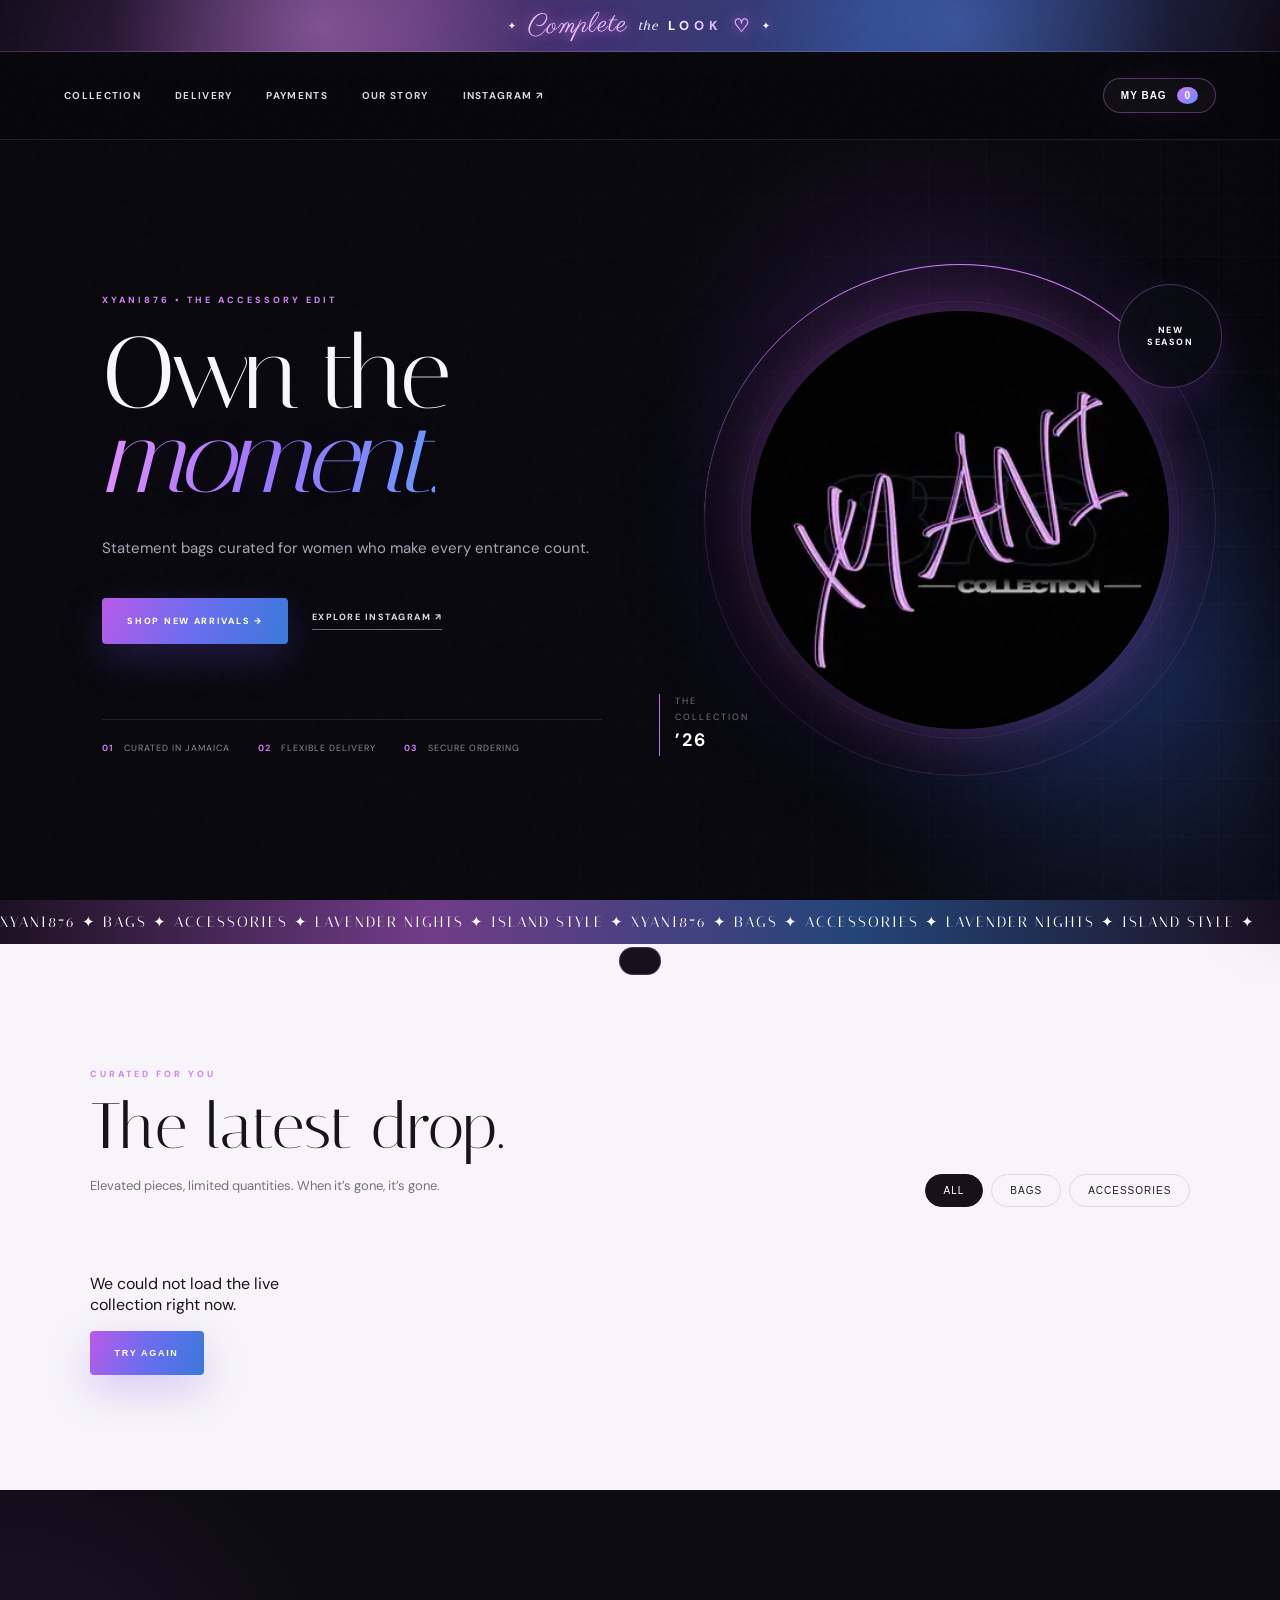
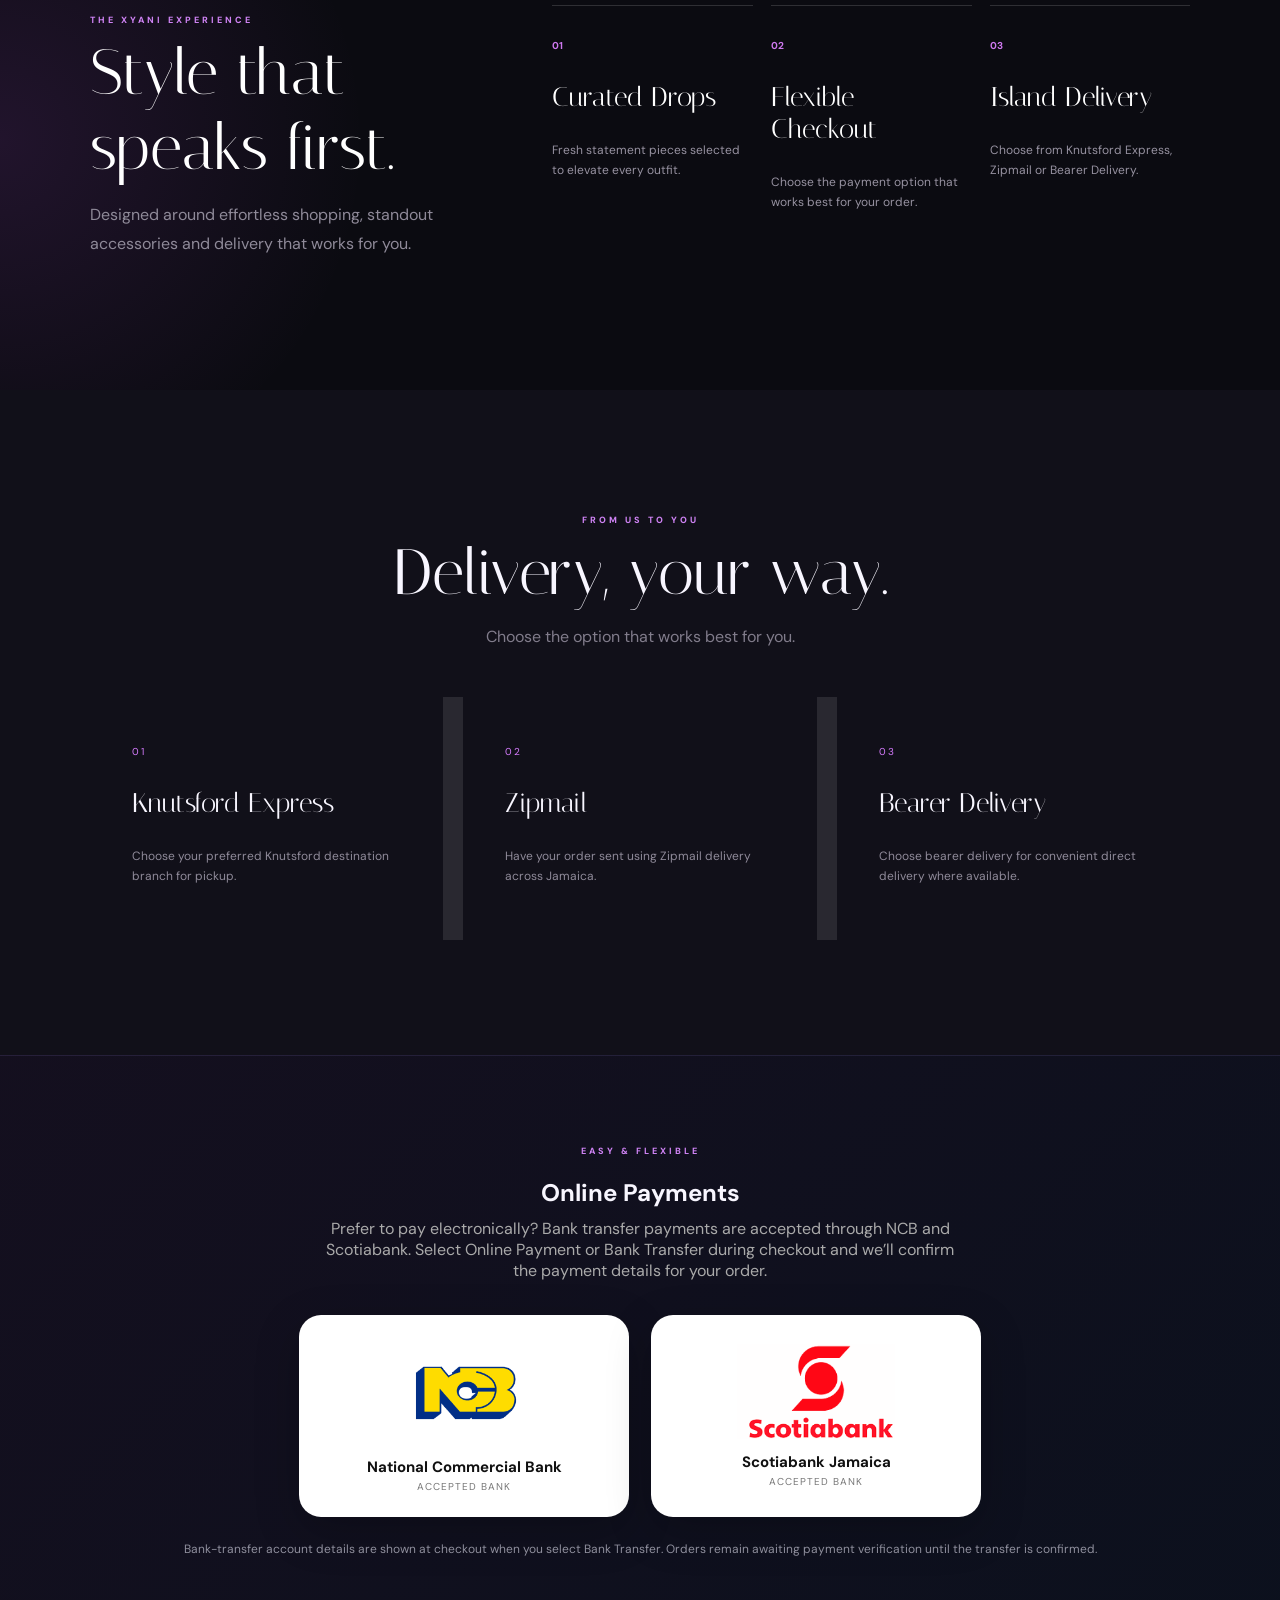
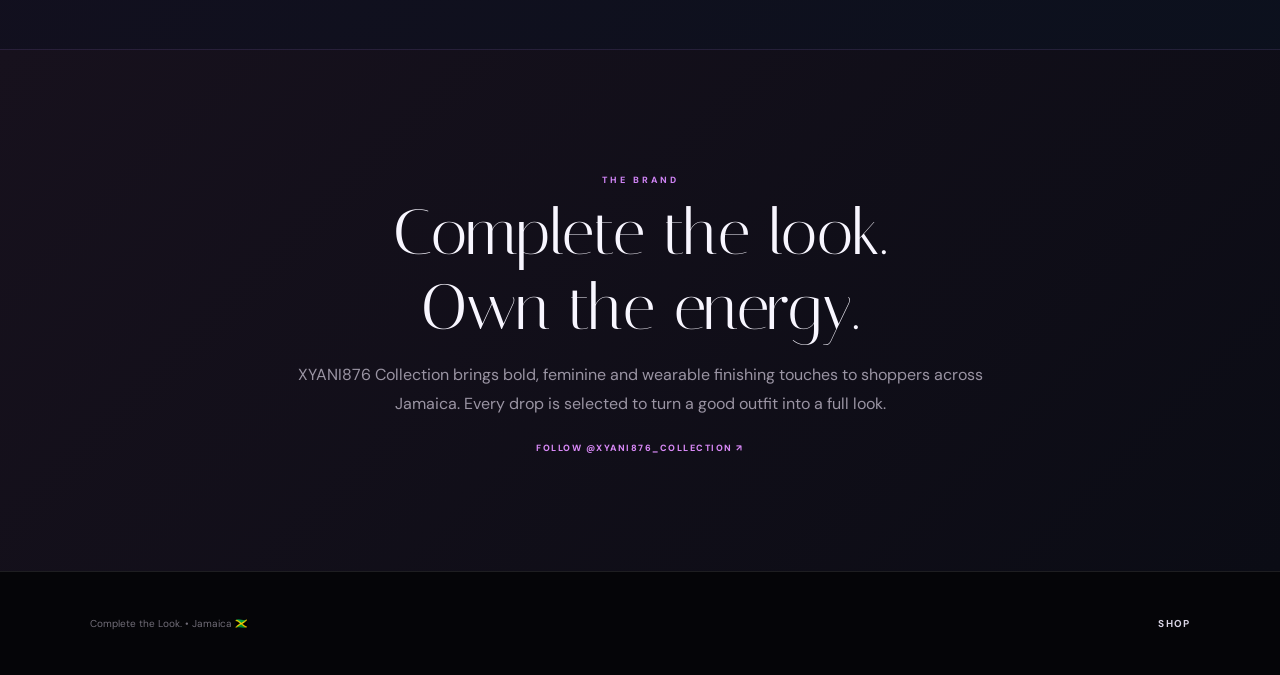
<file: index.html>
<!doctype html><html lang="en"><head><meta charset="utf-8"><meta name="viewport" content="width=device-width,initial-scale=1"><meta name="theme-color" content="#08080d"><meta http-equiv="Cache-Control" content="no-cache, no-store, must-revalidate"><title>XYANI876 Collection | Complete the Look</title><meta name="description" content="Shop XYANI876 Collection in Jamaica. Statement bags with flexible delivery and payment options."><link rel="stylesheet" href="styles.css?v=20261026-bankpicker2"><link href="https://fonts.googleapis.com/css2?family=Parisienne&display=swap" rel="stylesheet"><style>.slogan-bar{min-height:52px;padding:6px 18px;display:flex;align-items:center;justify-content:center;gap:10px;position:relative;overflow:hidden;background:radial-gradient(circle at 25% 50%,rgba(239,160,255,.35),transparent 22%),radial-gradient(circle at 75% 50%,rgba(99,145,255,.34),transparent 22%),linear-gradient(110deg,#130d1a 0%,#512d69 32%,#283e7a 68%,#130d1a 100%);border-bottom:1px solid rgba(229,163,255,.22);box-shadow:0 6px 28px rgba(151,83,232,.13)}.slogan-bar:before{content:'';position:absolute;width:110px;height:160%;top:-30%;left:-140px;background:linear-gradient(90deg,transparent,rgba(255,255,255,.22),transparent);transform:skewX(-24deg);animation:sloganSweep 5.5s ease-in-out infinite}.slogan-bar span{margin:0}.slogan-script{font-family:'Parisienne',cursive;font-size:28px;font-weight:400;letter-spacing:1px;color:#f3c3ff!important;text-shadow:0 0 12px rgba(225,137,255,.72),0 0 28px rgba(199,100,255,.35);transform:rotate(-2deg)}.slogan-the{font-family:'Italiana',serif;font-size:12px;font-style:italic;letter-spacing:1px;color:#e7dcff!important}.slogan-look{font-size:13px;font-weight:800;letter-spacing:5px;background:linear-gradient(90deg,#fff,#e6b2ff,#a8c9ff,#fff);background-size:220% auto;-webkit-background-clip:text;background-clip:text;color:transparent!important;animation:sloganGlow 4s linear infinite}.slogan-heart{font-size:18px;color:#e9a6ff!important;text-shadow:0 0 14px #cf79ff;animation:heartFloat 2.5s ease-in-out infinite}.slogan-spark{font-size:9px;color:#fff0ff!important;text-shadow:0 0 12px #dc8cff;animation:sparkle 1.8s ease-in-out infinite}.featured-logo{display:none!important}.payment-section{padding:80px 7%;background:linear-gradient(135deg,rgba(115,76,170,.12),rgba(57,104,190,.10));border-top:1px solid rgba(190,150,255,.12);border-bottom:1px solid rgba(190,150,255,.12)}.payment-wrap{max-width:1100px;margin:auto;text-align:center}.payment-wrap h2{margin-bottom:10px}.payment-sub{max-width:650px;margin:0 auto 34px;color:#aaa}.bank-logos{display:flex;justify-content:center;gap:22px;flex-wrap:wrap}.bank-card{width:330px;min-height:175px;background:#fff;border-radius:22px;display:flex;flex-direction:column;align-items:center;justify-content:center;gap:12px;padding:24px;box-shadow:0 14px 45px rgba(0,0,0,.22);transition:.25s transform}.bank-card:hover{transform:translateY(-5px)}.bank-card img{display:block;width:100%;height:95px;object-fit:contain}.bank-card.ncb img{height:105px}.bank-card strong{color:#111;font-size:15px}.bank-card small{display:block;color:#777;margin-top:3px;font-size:10px;letter-spacing:1px}.payment-note{margin-top:24px;font-size:12px;color:#8f8f9d}.delivery-cards.three{grid-template-columns:repeat(3,minmax(0,1fr));max-width:1200px;margin:0 auto;gap:20px}.about-logo,.footer-logo{display:none!important}.about{grid-template-columns:1fr!important}.about>div:last-child{max-width:900px;margin:0 auto;text-align:center}footer{grid-template-columns:1fr auto!important} @keyframes sloganSweep{0%,18%{left:-140px}55%,100%{left:110%}}@keyframes sloganGlow{to{background-position:220% center}}@keyframes heartFloat{50%{transform:translateY(-2px) scale(1.14)}}@keyframes sparkle{50%{opacity:.35;transform:scale(.72) rotate(30deg)}}@media(max-width:700px){.slogan-bar{min-height:46px;gap:7px}.slogan-script{font-size:22px}.slogan-the{font-size:10px}.slogan-look{font-size:11px;letter-spacing:3px}.slogan-heart{font-size:14px}.delivery-cards.three{grid-template-columns:1fr}.bank-card{width:100%;max-width:340px}}</style></head><body><div class="announcement slogan-bar"><span class="slogan-spark">✦</span><span class="slogan-script">Complete</span><span class="slogan-the">the</span><span class="slogan-look">LOOK</span><span class="slogan-heart">♡</span><span class="slogan-spark">✦</span></div><header><a class="brand brand-logo featured-logo" href="#home"><span class="logo-halo"></span><img src="assets/xyani-logo.svg" alt="XYANI Collection"><span class="logo-shine"></span></a><nav><a href="#shop">Collection</a><a href="#delivery">Delivery</a><a href="#payments">Payments</a><a href="#about">Our Story</a><a href="https://www.instagram.com/xyani876_collection" target="_blank" rel="noopener">Instagram ↗</a></nav><button class="iconbtn" id="cartBtn">MY BAG <b id="cartCount">0</b></button></header><main id="home"><section class="hero"><div class="hero-copy"><p class="eyebrow">XYANI876 • THE ACCESSORY EDIT</p><h1>Own the<br><em>moment.</em></h1><p>Statement bags curated for women who make every entrance count.</p><div class="hero-actions"><a class="btn" href="#shop">SHOP NEW ARRIVALS →</a><a class="ghost-btn" href="https://www.instagram.com/xyani876_collection" target="_blank" rel="noopener">EXPLORE INSTAGRAM ↗</a></div><div class="hero-proof"><span><b>01</b> Curated in Jamaica</span><span><b>02</b> Flexible delivery</span><span><b>03</b> Secure ordering</span></div></div><div class="hero-art"><div class="glow glow-one"></div><div class="glow glow-two"></div><div class="logo-stage"><img src="assets/xyani-logo.svg" alt="XYANI Collection logo"><span class="logo-ring"></span></div><span class="float-tag">NEW<br>SEASON</span><span class="micro-card">THE<br>COLLECTION<br><b>’26</b></span></div></section><section class="ticker"><div>XYANI876 ✦ BAGS ✦ ACCESSORIES ✦ LAVENDER NIGHTS ✦ ISLAND STYLE ✦ XYANI876 ✦ BAGS ✦ ACCESSORIES ✦ LAVENDER NIGHTS ✦ ISLAND STYLE ✦</div></section><section class="shop" id="shop"><div class="section-head"><div><p class="eyebrow">CURATED FOR YOU</p><h2>The latest drop.</h2><p class="section-sub">Elevated pieces, limited quantities. When it’s gone, it’s gone.</p></div><div class="filters"><button class="chip active" data-filter="all">All</button><button class="chip" data-filter="Bags">Bags</button><button class="chip" data-filter="Accessories">Accessories</button></div></div><div id="productGrid" class="product-grid"><p>Loading the collection…</p></div></section><section class="feature"><div><p class="eyebrow">THE XYANI EXPERIENCE</p><h2>Style that<br>speaks first.</h2><p>Designed around effortless shopping, standout accessories and delivery that works for you.</p></div><div class="feature-grid"><article><b>01</b><h3>Curated Drops</h3><p>Fresh statement pieces selected to elevate every outfit.</p></article><article><b>02</b><h3>Flexible Checkout</h3><p>Choose the payment option that works best for your order.</p></article><article><b>03</b><h3>Island Delivery</h3><p>Choose from Knutsford Express, Zipmail or Bearer Delivery.</p></article></div></section><section id="delivery" class="delivery"><div class="delivery-intro"><p class="eyebrow">FROM US TO YOU</p><h2>Delivery, your way.</h2><p>Choose the option that works best for you.</p></div><div class="delivery-cards three"><div><span>01</span><h3>Knutsford Express</h3><p>Choose your preferred Knutsford destination branch for pickup.</p></div><div><span>02</span><h3>Zipmail</h3><p>Have your order sent using Zipmail delivery across Jamaica.</p></div><div><span>03</span><h3>Bearer Delivery</h3><p>Choose bearer delivery for convenient direct delivery where available.</p></div></div></section><section id="payments" class="payment-section"><div class="payment-wrap"><p class="eyebrow">EASY & FLEXIBLE</p><h2>Online Payments</h2><p class="payment-sub">Prefer to pay electronically? Bank transfer payments are accepted through NCB and Scotiabank. Select Online Payment or Bank Transfer during checkout and we’ll confirm the payment details for your order.</p><div class="bank-logos"><div class="bank-card ncb"><img src="assets/ncb-logo.svg" alt="NCB National Commercial Bank logo"><div><strong>National Commercial Bank</strong><small>ACCEPTED BANK</small></div></div><div class="bank-card"><img src="assets/scotiabank-logo.svg" alt="Scotiabank logo"><div><strong>Scotiabank Jamaica</strong><small>ACCEPTED BANK</small></div></div></div><p class="payment-note">Bank-transfer account details are shown at checkout when you select Bank Transfer. Orders remain awaiting payment verification until the transfer is confirmed.</p></div></section><section id="about" class="about"><div class="about-logo"><img src="assets/xyani-logo.svg" alt="XYANI Collection"></div><div><p class="eyebrow">THE BRAND</p><h2>Complete the look.<br>Own the energy.</h2><p>XYANI876 Collection brings bold, feminine and wearable finishing touches to shoppers across Jamaica. Every drop is selected to turn a good outfit into a full look.</p><a class="textlink" href="https://www.instagram.com/xyani876_collection" target="_blank" rel="noopener">FOLLOW @XYANI876_COLLECTION ↗</a></div></section></main><footer><a class="footer-logo" href="#home"><img src="assets/xyani-logo.svg" alt="XYANI Collection"></a><p>Complete the Look. • Jamaica 🇯🇲</p><div><a href="#shop">Shop</a></div></footer><aside id="cartDrawer" class="drawer"><div class="drawer-head"><div><p class="eyebrow">YOUR SELECTION</p><h2>My Bag</h2></div><button id="closeCart">×</button></div><div id="cartItems"></div><div class="cart-bottom"><div class="total"><span>Total</span><b id="cartTotal">J$0</b></div><button id="checkoutBtn" class="btn wide">SECURE CHECKOUT →</button></div></aside><div id="overlay" class="overlay"></div><dialog id="checkoutModal"><button class="modal-close" id="closeCheckout">×</button><div id="checkoutContent"><p class="eyebrow">XYANI CHECKOUT</p><h2>Complete your order</h2><form id="checkoutForm"><div class="two"><label>Full name<input name="name" required></label><label>Phone / WhatsApp<input name="phone" required></label></div><label>Email<input name="email" type="email"></label><label>Delivery method<select name="delivery" id="deliveryMethod"><option>Knutsford Express</option><option>Zipmail</option><option>Bearer Delivery</option><option>Pickup</option></select></label><div id="addressFields"><label>Address / Area<textarea name="address" rows="2"></textarea></label><label>Parish<select name="parish"><option>Kingston</option><option>St. Andrew</option><option>St. Catherine</option><option>St. James</option><option>Clarendon</option><option>Manchester</option><option>St. Ann</option><option>St. Mary</option><option>St. Elizabeth</option><option>Westmoreland</option><option>Hanover</option><option>Portland</option><option>St. Thomas</option><option>Trelawny</option></select></label></div><label id="knutsfordField">Knutsford destination branch<input name="knutsford" placeholder="e.g. Montego Bay"></label><label>Payment method<select name="payment" id="paymentMethod"><option>Cash on Delivery</option><option>Online Payment</option><option>Bank Transfer</option></select></label><section id="bankTransferDetails" class="bank-transfer-panel hidden" aria-labelledby="bankTransferHeading">
<div class="bank-transfer-heading"><span class="bank-transfer-icon">↗</span><div><p class="bank-transfer-eyebrow">SECURE PAYMENT OPTION</p><h3 id="bankTransferHeading">Bank transfer</h3><p class="bank-transfer-intro">Choose the bank you want to transfer to. Your selected account details will appear below.</p></div></div>
<label class="bank-picker-label" for="paymentBank">Choose your bank
<select name="paymentBank" id="paymentBank" class="bank-picker"><option value="NCB">National Commercial Bank (NCB)</option><option value="Scotiabank">Scotiabank Jamaica</option></select></label>
<div id="ncbPaymentDetails" class="bank-account-card"><div class="bank-account-top"><span class="bank-account-name">National Commercial Bank</span><span class="bank-account-tag">NCB</span></div><dl><div><dt>Account name</dt><dd>Xyhime S Lafayette</dd></div><div><dt>Account type</dt><dd>Savings</dd></div><div><dt>Account number</dt><dd>065039907</dd></div><div><dt>Branch</dt><dd>Duke Street</dd></div></dl></div>
<div id="scotiaPaymentDetails" class="bank-account-card hidden"><div class="bank-account-top"><span class="bank-account-name">Scotiabank Jamaica</span><span class="bank-account-tag">SCOTIA</span></div><dl><div><dt>Account name</dt><dd>Ajani B Walsh</dd></div><div><dt>Account type</dt><dd>Savings</dd></div><div><dt>Account number</dt><dd>010856069</dd></div><div><dt>Branch</dt><dd>New Kingston</dd></div></dl></div>
<div class="bank-transfer-note"><strong>Before you transfer</strong><p>Place your order first. Use the order number on your confirmation screen as your transfer reference. Your order will remain <b>Awaiting Payment Verification</b> until your payment is confirmed.</p></div>
</section><label>Order notes<textarea name="notes" rows="2" placeholder="Color preference, delivery notes, etc."></textarea></label><div class="checkout-summary" id="checkoutSummary"></div><button class="btn wide" type="submit">PLACE ORDER →</button><p class="fine">Online and bank-transfer payments are confirmed before fulfillment.</p></form></div></dialog><div id="toast" class="toast"></div><script src="app.js?v=20261026-bankpicker3"></script></body></html>
</file>
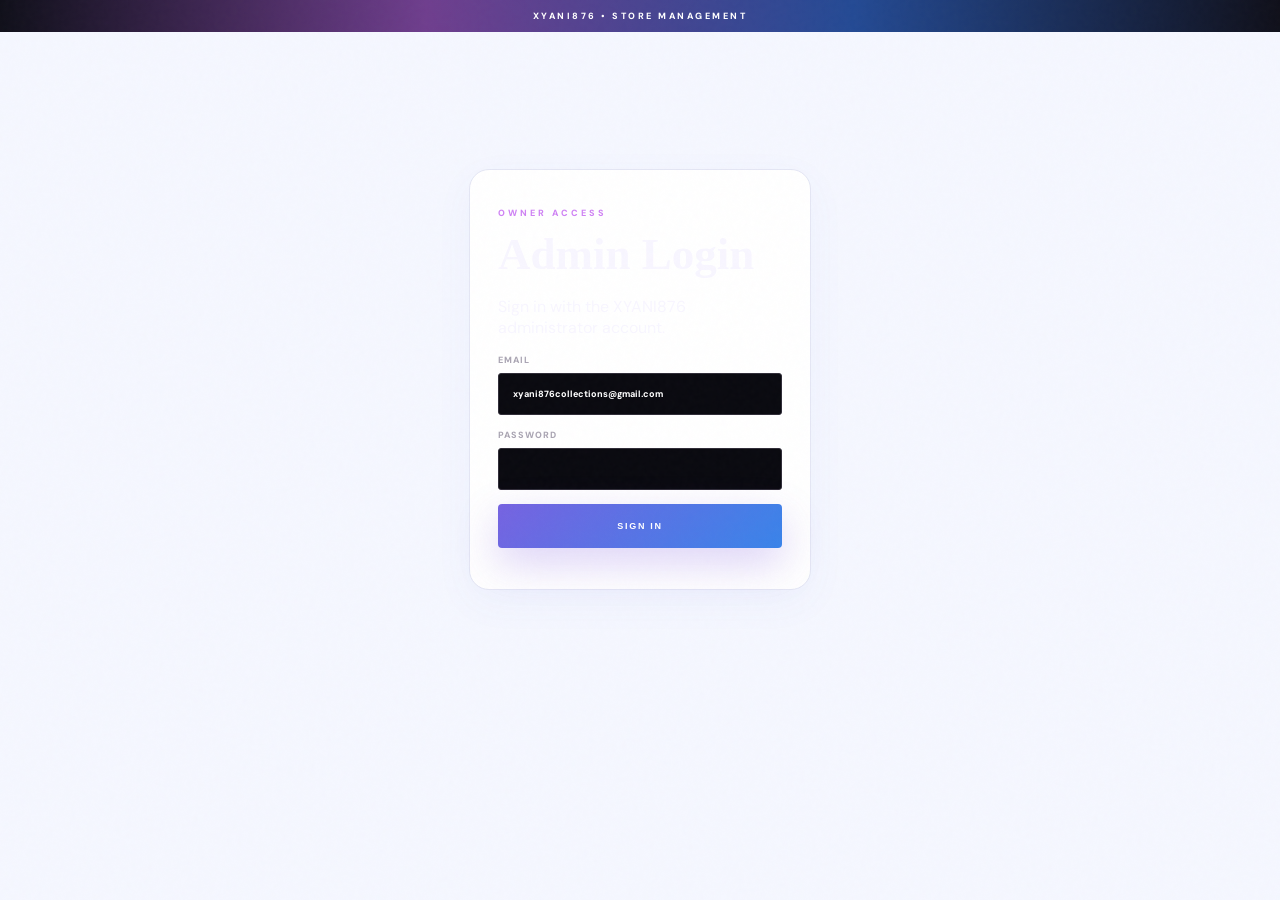
<file: admin.html>
<!doctype html><html lang="en"><head><meta charset="utf-8"><meta name="viewport" content="width=device-width,initial-scale=1"><title>XYANI876 Store Admin</title><link rel="stylesheet" href="styles.css"><style>body{background:#f5f7ff}.admin{max-width:1250px;margin:auto;padding:45px 5vw}.adminbar{display:flex;justify-content:space-between;align-items:center;margin-bottom:35px}.admin h1{font:700 45px 'Playfair Display';margin:4px 0}.panel{background:#fff;padding:28px;margin:20px 0;border:1px solid #e4e6f4;border-radius:20px;box-shadow:0 12px 40px #5969cf0c}.stats{display:grid;grid-template-columns:repeat(3,1fr);gap:12px}.stat{background:linear-gradient(135deg,#171b39,#283461);color:#fff;padding:25px;border-radius:16px}.stat b{display:block;font:700 34px 'Playfair Display';color:#b7a7ff}.admin table{width:100%;border-collapse:collapse}.admin th,.admin td{text-align:left;padding:13px 8px;border-bottom:1px solid #eee;font-size:13px}.admin button{cursor:pointer}.pink{background:linear-gradient(135deg,#7663e1,#3984e9)!important}.danger{background:#fff;border:1px solid #ddd;padding:7px;border-radius:7px}.order-delete{background:#fff1f3;border:1px solid #ffc9d1;color:#a5142c;padding:8px 12px;border-radius:8px;font-weight:800}.status{padding:5px 8px;background:#e9e4ff;font-size:10px;font-weight:800}.product-form{display:grid;grid-template-columns:2fr 1fr 1fr 1fr;gap:10px}.product-form label{margin:0}.image-field{grid-column:1/-1;background:#f5f4ff;border:1px dashed #9b8de8;border-radius:15px;padding:18px}.image-field input{background:#fff}.preview-wrap{display:none;margin-top:14px;align-items:center;gap:15px}.preview-wrap.show{display:flex}.preview-wrap img{width:110px;height:110px;object-fit:cover;border-radius:14px;border:1px solid #ddd}.upload-note{font-size:11px;color:#69708d;font-weight:500}.product-thumb{width:48px;height:48px;object-fit:cover;border-radius:9px;vertical-align:middle;margin-right:10px;background:#ede9fe}.orders .order{border:1px solid #eee;margin:12px 0;padding:18px;border-radius:12px}.order-head{display:flex;justify-content:space-between;gap:10px}.order-date{display:inline-block;margin:7px 0 2px;padding:6px 9px;background:#f1efff;border-radius:7px;color:#4d438e;font-size:11px;font-weight:800}.order-items{font-size:12px;color:#555}.order-actions{display:flex;justify-content:space-between;align-items:end;gap:14px;margin-top:12px}.order select{width:auto}.login{max-width:470px;margin:8vh auto}.hidden-admin{display:none}.session{display:flex;gap:12px;align-items:center;flex-wrap:wrap}.error{color:#b0004f;font-size:13px}@media(max-width:700px){.stats,.product-form{grid-template-columns:1fr}.image-field{grid-column:1}.tablewrap{overflow:auto}.adminbar{align-items:start;gap:20px;flex-direction:column}.order-head,.order-actions{flex-direction:column;align-items:flex-start}}</style></head><body><div class="announcement">XYANI876 • STORE MANAGEMENT</div><section id="loginView" class="admin login"><div class="panel"><p class="eyebrow">OWNER ACCESS</p><h1>Admin Login</h1><p>Sign in with the XYANI876 administrator account.</p><form id="loginForm"><label>Email<input name="email" type="email" value="xyani876collections@gmail.com" required></label><label>Password<input name="password" type="password" required></label><button class="btn pink wide" type="submit">SIGN IN</button><p id="loginError" class="error"></p></form></div></section><div id="adminView" class="admin hidden-admin"><div class="adminbar"><div><p class="eyebrow">PRIVATE STORE TOOLS</p><h1>Admin Dashboard</h1><div class="session"><small id="adminEmail"></small><button id="logout" class="danger">Sign out</button></div></div><a class="btn" href="index.html">VIEW STORE →</a></div><div class="stats"><div class="stat"><small>PRODUCTS</small><b id="productStat">0</b></div><div class="stat"><small>NEW / PAYMENT CHECK</small><b id="orderStat">0</b></div><div class="stat"><small>ORDER VALUE</small><b id="valueStat">J$0</b></div></div><section class="panel"><p class="eyebrow">LIVE INVENTORY</p><h2>Products</h2><form id="productForm" class="product-form"><label>Product name<input name="name" required></label><label>Price JMD<input name="price" type="number" min="0" required></label><label>Category<select name="category"><option>Bags</option><option>Accessories</option></select></label><label>Stock<input name="stock" type="number" min="0" required></label><label class="image-field">Product photo<input id="productImage" name="photo" type="file" accept="image/jpeg,image/png,image/webp"><span class="upload-note">Choose a JPG, PNG or WebP photo from your phone or computer. Maximum 5 MB.</span><div id="imagePreview" class="preview-wrap"><img id="previewImg" alt="Product preview"><span>Photo ready to upload ✓</span></div></label><label style="grid-column:1/-1">Or use an Image URL (optional)<input name="image" placeholder="https://..."></label><button class="btn pink" type="submit">+ ADD PRODUCT</button></form><div class="tablewrap"><table><thead><tr><th>Product</th><th>Price</th><th>Category</th><th>Stock</th><th>Availability</th><th></th></tr></thead><tbody id="productRows"></tbody></table></div></section><section class="panel orders"><p class="eyebrow">LIVE FULFILMENT</p><h2>Orders</h2><div id="orders"></div></section></div><script src="admin.js?v=20261026-banktransfer1"></script></body></html>
</file>
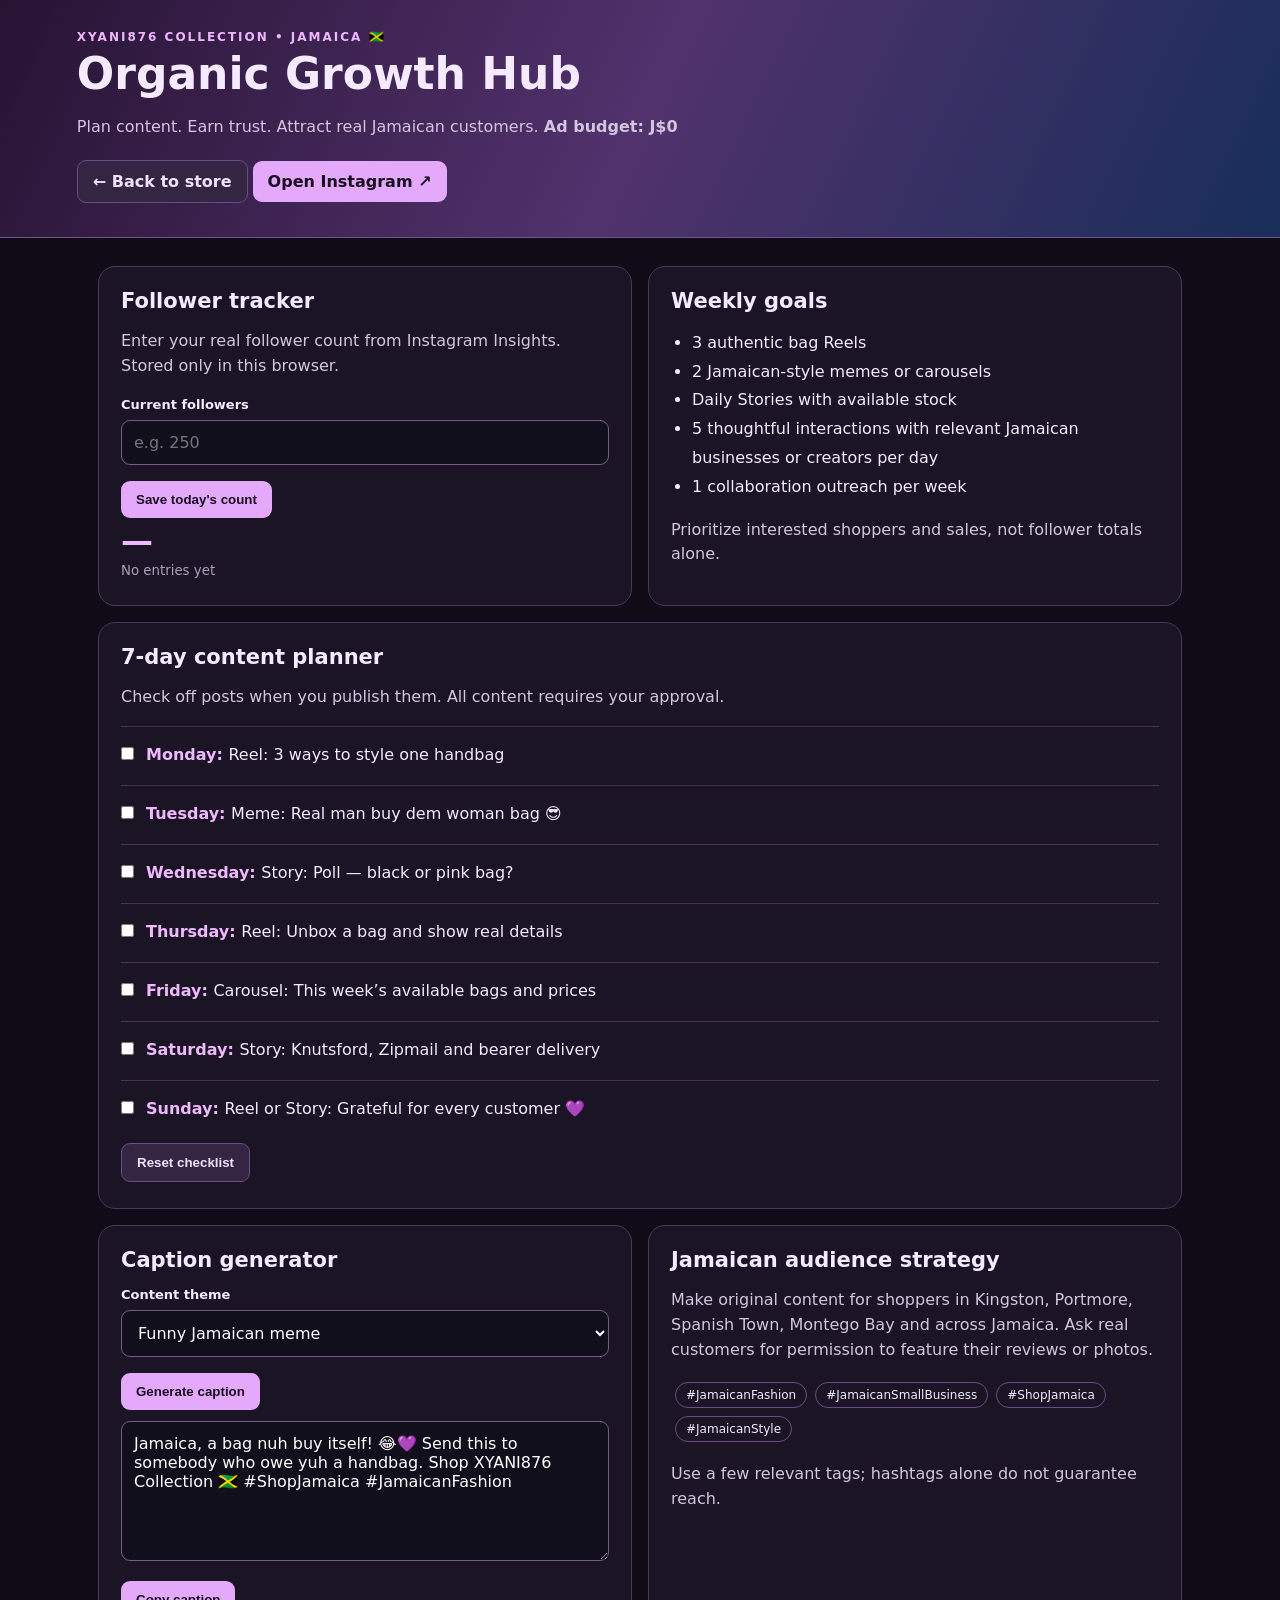
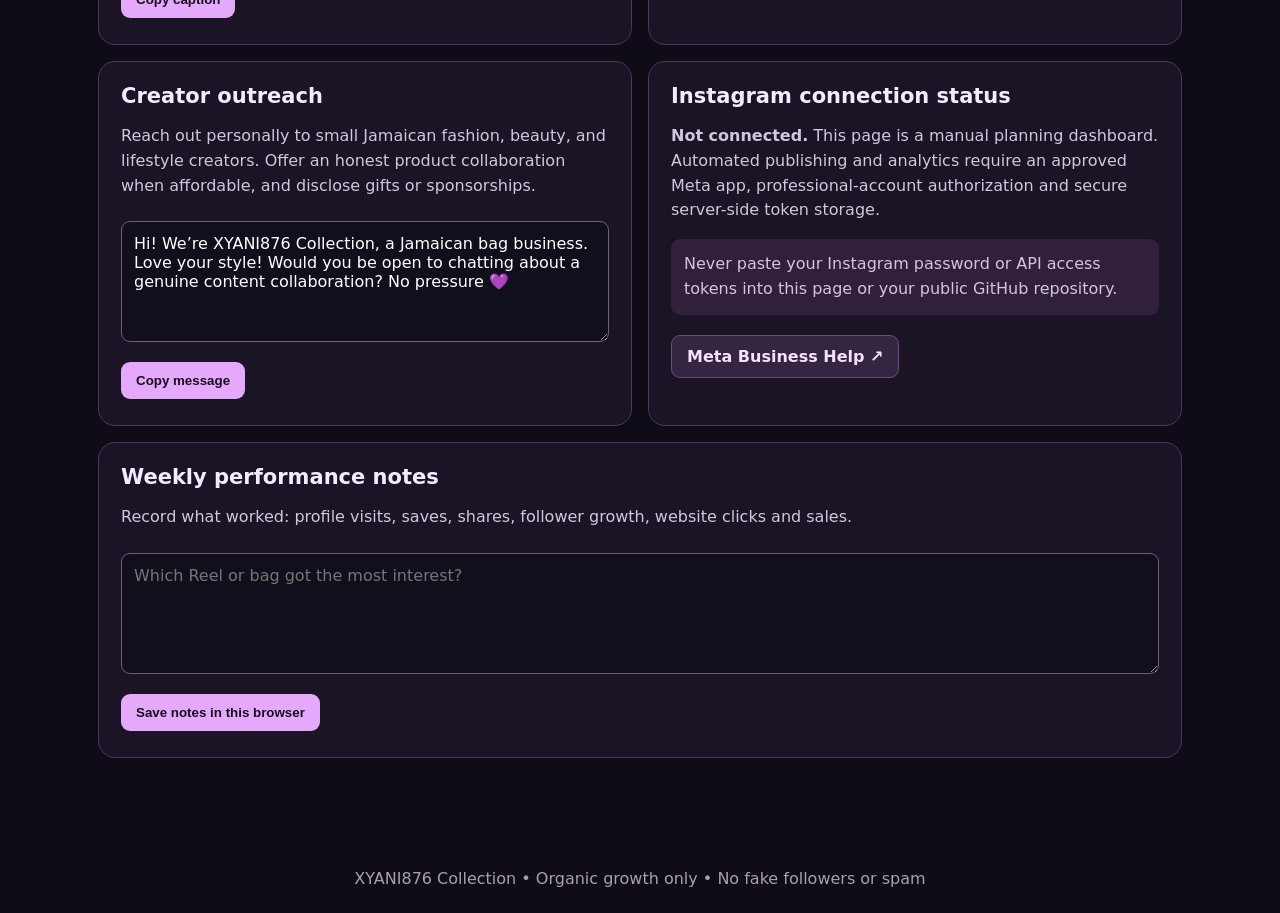
<file: growth.html>
<!doctype html>
<html lang="en"><head><meta charset="utf-8"><meta name="viewport" content="width=device-width,initial-scale=1"><title>XYANI876 | Organic Growth Hub</title><style>
:root{font-family:system-ui,Arial,sans-serif;color:#f5eaff;background:#100c17}*{box-sizing:border-box}body{margin:0}header{padding:30px 6%;background:linear-gradient(115deg,#281333,#51326d,#182e58);border-bottom:1px solid #73528c}h1{margin:4px 0;font-size:clamp(27px,5vw,44px)}h2{font-size:21px;margin:0 0 12px}p{line-height:1.55;color:#d3c5df}.eyebrow{color:#eeb6ff;font-size:12px;letter-spacing:2px;font-weight:800}main{max-width:1120px;margin:auto;padding:28px 18px 70px}.grid{display:grid;grid-template-columns:repeat(auto-fit,minmax(280px,1fr));gap:16px}.card{border:1px solid #4b365e;background:#1b1425;border-radius:17px;padding:22px;margin-bottom:16px}input,textarea,select{width:100%;border:1px solid #765b86;border-radius:9px;padding:12px;margin:7px 0 12px;background:#120f1c;color:white;font:inherit}button,.btn{border:0;border-radius:9px;background:#e4a9fa;color:#190d20;font-weight:800;padding:11px 15px;cursor:pointer;text-decoration:none;display:inline-block;margin:4px 5px 4px 0}button.secondary,.btn.secondary{background:#342542;color:#f3e2fc;border:1px solid #6b4c83}.stat{font-size:32px;font-weight:800;color:#f0b9ff}small{color:#ad9dbd}ul{padding-left:21px;line-height:1.8}.pill{display:inline-block;border:1px solid #6b4c83;border-radius:30px;padding:5px 10px;margin:4px;font-size:12px}.post{border-top:1px solid #45334f;padding:13px 0}.post strong{color:#f0b9ff}.done{text-decoration:line-through;opacity:.6}.note{background:#30203c;padding:13px;border-radius:9px}a{color:#f0b9ff}label{font-weight:700;font-size:13px}footer{padding:25px;text-align:center;color:#a8a0ad}@media(max-width:600px){header{padding:25px 18px}}
</style></head><body><header><div class="eyebrow">XYANI876 COLLECTION • JAMAICA 🇯🇲</div><h1>Organic Growth Hub</h1><p>Plan content. Earn trust. Attract real Jamaican customers. <strong>Ad budget: J$0</strong></p><a class="btn secondary" href="index.html">← Back to store</a><a class="btn" href="https://www.instagram.com/xyani876_collection/" target="_blank" rel="noopener">Open Instagram ↗</a></header><main>
<section class="grid"><div class="card"><h2>Follower tracker</h2><p>Enter your real follower count from Instagram Insights. Stored only in this browser.</p><label for="followers">Current followers</label><input id="followers" type="number" min="0" placeholder="e.g. 250"><button id="saveFollowers">Save today's count</button><div class="stat" id="latest">—</div><small id="change">No entries yet</small></div><div class="card"><h2>Weekly goals</h2><ul><li>3 authentic bag Reels</li><li>2 Jamaican-style memes or carousels</li><li>Daily Stories with available stock</li><li>5 thoughtful interactions with relevant Jamaican businesses or creators per day</li><li>1 collaboration outreach per week</li></ul><p>Prioritize interested shoppers and sales, not follower totals alone.</p></div></section>
<section class="card"><h2>7-day content planner</h2><p>Check off posts when you publish them. All content requires your approval.</p><div id="plan"></div><button class="secondary" id="reset">Reset checklist</button></section>
<section class="grid"><div class="card"><h2>Caption generator</h2><label for="tone">Content theme</label><select id="tone"><option value="meme">Funny Jamaican meme</option><option value="product">New bag arrival</option><option value="faith">Faith and fashion</option><option value="delivery">Delivery reminder</option></select><button id="generate">Generate caption</button><textarea id="caption" rows="6" aria-label="Generated caption"></textarea><button id="copy">Copy caption</button></div><div class="card"><h2>Jamaican audience strategy</h2><p>Make original content for shoppers in Kingston, Portmore, Spanish Town, Montego Bay and across Jamaica. Ask real customers for permission to feature their reviews or photos.</p><span class="pill">#JamaicanFashion</span><span class="pill">#JamaicanSmallBusiness</span><span class="pill">#ShopJamaica</span><span class="pill">#JamaicanStyle</span><p>Use a few relevant tags; hashtags alone do not guarantee reach.</p></div></section>
<section class="grid"><div class="card"><h2>Creator outreach</h2><p>Reach out personally to small Jamaican fashion, beauty, and lifestyle creators. Offer an honest product collaboration when affordable, and disclose gifts or sponsorships.</p><textarea id="outreach" rows="5">Hi! We’re XYANI876 Collection, a Jamaican bag business. Love your style! Would you be open to chatting about a genuine content collaboration? No pressure 💜</textarea><button id="copyOutreach">Copy message</button></div><div class="card"><h2>Instagram connection status</h2><p><strong>Not connected.</strong> This page is a manual planning dashboard. Automated publishing and analytics require an approved Meta app, professional-account authorization and secure server-side token storage.</p><p class="note">Never paste your Instagram password or API access tokens into this page or your public GitHub repository.</p><a class="btn secondary" href="https://www.facebook.com/business/help/" target="_blank" rel="noopener">Meta Business Help ↗</a></div></section>
<section class="card"><h2>Weekly performance notes</h2><p>Record what worked: profile visits, saves, shares, follower growth, website clicks and sales.</p><textarea id="notes" rows="5" placeholder="Which Reel or bag got the most interest?"></textarea><button id="saveNotes">Save notes in this browser</button><small id="noteStatus"></small></section>
</main><footer>XYANI876 Collection • Organic growth only • No fake followers or spam</footer><script>
const key='xyani-growth-v1';let state;try{state=JSON.parse(localStorage.getItem(key)||'{}')}catch(e){state={}};function save(){localStorage.setItem(key,JSON.stringify(state))}const $=id=>document.getElementById(id);
const days=[['Monday','Reel: 3 ways to style one handbag'],['Tuesday','Meme: Real man buy dem woman bag 😎'],['Wednesday','Story: Poll — black or pink bag?'],['Thursday','Reel: Unbox a bag and show real details'],['Friday','Carousel: This week’s available bags and prices'],['Saturday','Story: Knutsford, Zipmail and bearer delivery'],['Sunday','Reel or Story: Grateful for every customer 💜']];
function renderPlan(){$('plan').innerHTML='';days.forEach((item,i)=>{const d=document.createElement('div');d.className='post'+(state.done?.[i]?' done':'');const c=document.createElement('input');c.type='checkbox';c.checked=!!state.done?.[i];c.style.width='auto';c.style.marginRight='12px';c.onchange=()=>{state.done=state.done||{};state.done[i]=c.checked;save();renderPlan()};const b=document.createElement('strong');b.textContent=item[0]+': ';d.append(c,b,document.createTextNode(item[1]));$('plan').append(d)})}renderPlan();$('reset').onclick=()=>{state.done={};save();renderPlan()};
function renderFollowers(){const h=state.history||[];$('latest').textContent=h.length?h[h.length-1].count.toLocaleString():'—';$('change').textContent=h.length>1?'Change since first entry: '+(h[h.length-1].count-h[0].count).toLocaleString()+' followers':h.length?'First entry saved '+h[0].date:'No entries yet'}renderFollowers();$('saveFollowers').onclick=()=>{const n=Number($('followers').value);if($('followers').value===''||!Number.isInteger(n)||n<0)return alert('Enter a valid follower count');state.history=state.history||[];const date=new Date().toLocaleDateString('en-CA');if(state.history.at(-1)?.date===date)state.history[state.history.length-1]={date,count:n};else state.history.push({date,count:n});save();renderFollowers()};
const captions={meme:'Jamaica, a bag nuh buy itself! 😂💜 Send this to somebody who owe yuh a handbag. Shop XYANI876 Collection 🇯🇲 #ShopJamaica #JamaicanFashion',product:'Fresh bag alert! 👜✨ Which outfit would you wear this with? DM us or visit the link in bio to shop XYANI876 Collection. 🇯🇲 #JamaicanStyle',faith:'Pray, give thanks, and step out in style. 🙏🏽💜 Every blessing counts. Shop XYANI876 Collection 👜 #ShopJamaica',delivery:'Your next favourite bag can reach you across Jamaica! 🇯🇲 Knutsford Express, Zipmail and bearer delivery options available. Message XYANI876 Collection for details. 💜'};
$('generate').onclick=()=>{$('caption').value=captions[$('tone').value]};$('generate').click();function copy(id){navigator.clipboard.writeText($(id).value).then(()=>alert('Copied!')).catch(()=>{$(id).select();alert('Select and copy the highlighted text.')})}$('copy').onclick=()=>copy('caption');$('copyOutreach').onclick=()=>copy('outreach');$('notes').value=state.notes||'';$('saveNotes').onclick=()=>{state.notes=$('notes').value;save();$('noteStatus').textContent=' Saved locally.'};
</script></body></html>
</file>
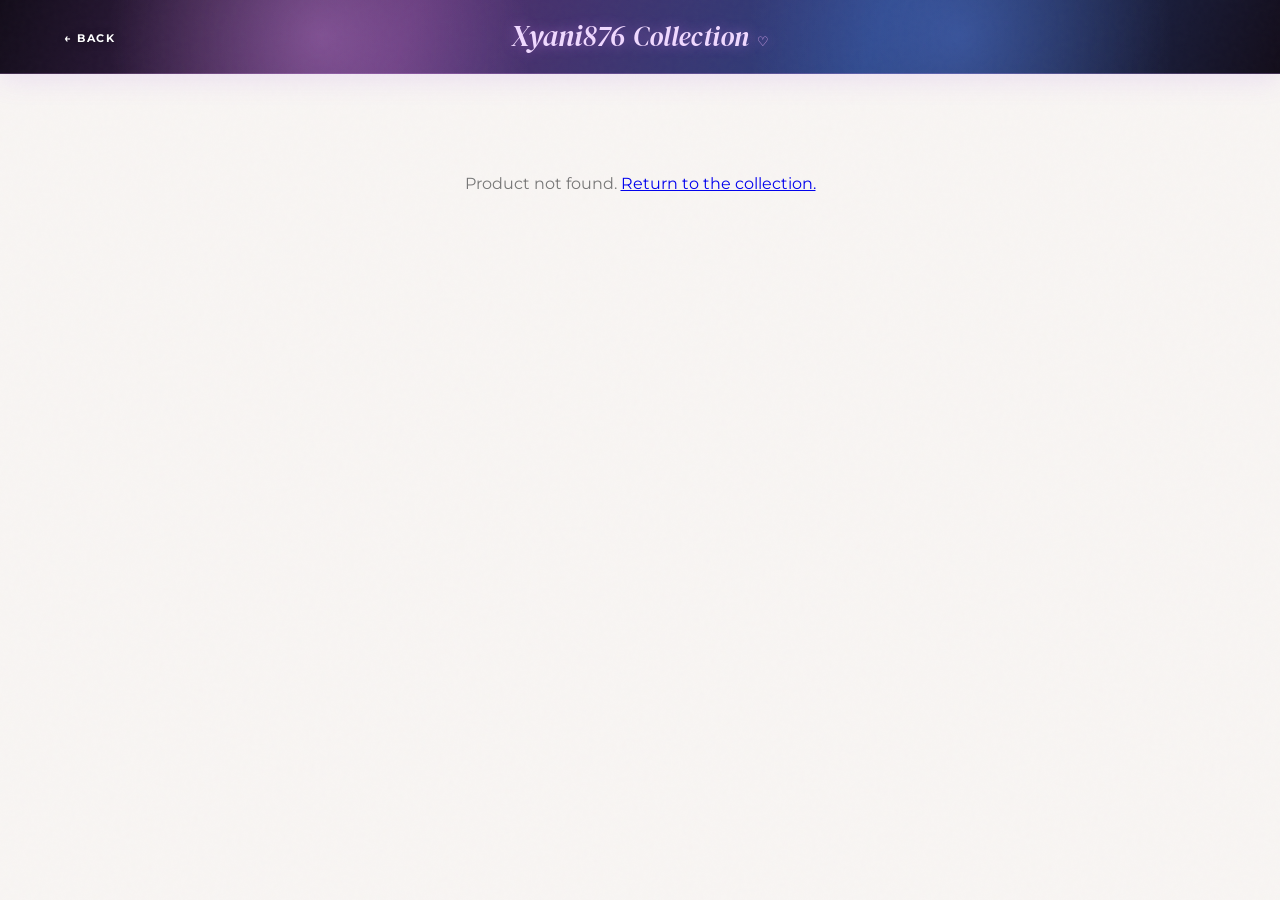
<file: product.html>
<!doctype html><html lang="en"><head><meta charset="utf-8"><meta name="viewport" content="width=device-width,initial-scale=1"><meta name="theme-color" content="#08080d"><title>Product | XYANI876 Collection</title><link rel="stylesheet" href="styles.css"><link href="https://fonts.googleapis.com/css2?family=Italiana&family=Montserrat:wght@400;500;600;700&family=DM+Serif+Display:ital@0;1&family=Parisienne&display=swap" rel="stylesheet"><style>*{box-sizing:border-box}body{margin:0;background:#f8f5f3;color:#17141a;font-family:Montserrat,Arial,sans-serif}.product-page{min-height:100vh}.slogan-bar{min-height:74px;padding:8px 5%;display:grid;grid-template-columns:1fr auto 1fr;align-items:center;position:sticky;top:0;overflow:hidden;background:radial-gradient(circle at 25% 50%,rgba(239,160,255,.35),transparent 22%),radial-gradient(circle at 75% 50%,rgba(99,145,255,.34),transparent 22%),linear-gradient(110deg,#130d1a 0%,#512d69 32%,#283e7a 68%,#130d1a 100%);border-bottom:1px solid rgba(229,163,255,.22);box-shadow:0 6px 28px rgba(151,83,232,.13);z-index:25}.slogan-bar:before{content:'';position:absolute;width:110px;height:160%;top:-30%;left:-140px;background:linear-gradient(90deg,transparent,rgba(255,255,255,.22),transparent);transform:skewX(-24deg);animation:sloganSweep 5.5s ease-in-out infinite;pointer-events:none}.banner-back{justify-self:start;position:relative;z-index:2}.banner-center{justify-self:center;display:flex;align-items:center;gap:10px;position:relative;z-index:2}.banner-wordmark{text-decoration:none;display:flex;align-items:baseline;white-space:nowrap}.banner-wordmark .xyani,.banner-wordmark .collection-name{font-family:'DM Serif Display',Georgia,serif;font-style:italic;font-size:29px;line-height:1;color:#f0d9ff;letter-spacing:.3px;text-shadow:0 0 14px rgba(225,137,255,.45)}.banner-wordmark .xyani{margin-right:6px}.banner-wordmark .collection-name{font-size:27px}.banner-wordmark .heart{font-family:Georgia,serif;font-size:13px;color:#f0b2ff;margin-left:7px;text-shadow:0 0 12px #cf79ff}.back-link{color:#fff;text-decoration:none;font-size:11px;font-weight:700;letter-spacing:1.6px;text-shadow:0 1px 10px rgba(0,0,0,.3)}.detail{max-width:1320px;margin:0 auto;padding:52px 5% 80px;display:grid;grid-template-columns:minmax(0,1.08fr) minmax(350px,.92fr);gap:72px;align-items:start}.gallery{position:sticky;top:105px}.image-stage{min-height:650px;background:#eee8e5;display:grid;place-items:center;overflow:hidden;position:relative}.image-stage img{width:100%;height:650px;object-fit:contain;padding:22px;mix-blend-mode:multiply}.placeholder{font:700 100px Italiana,serif;color:#a78cb9}.thumbs{display:flex;gap:10px;margin-top:12px}.thumb{width:78px;height:78px;background:#eee8e5;border:1px solid #17141a;display:grid;place-items:center}.thumb img{width:100%;height:100%;object-fit:cover}.detail-copy{padding:24px 10px}.eyebrow{font-size:10px!important;letter-spacing:2.4px;color:#8d748f!important;font-weight:700;margin:0 0 17px}.detail-copy h1{font-family:Italiana,Georgia,serif;font-weight:400;font-size:clamp(38px,4.2vw,62px);line-height:1.06;margin:0 0 18px;color:#191419}.price{font-family:Italiana,serif;font-size:25px;margin:0 0 26px}.availability{display:inline-block;font-size:9px;letter-spacing:1.5px;font-weight:700;padding:7px 11px;border:1px solid #d7cbd6;margin-bottom:28px;color:#705b73}.description{font-family:Georgia,serif;font-size:15px;line-height:1.9;color:#625a61;margin:0 0 28px;max-width:520px}.rule{height:1px;background:#ddd4d2;margin:27px 0}.product-facts{display:grid;gap:0}.fact{display:flex;justify-content:space-between;gap:20px;padding:15px 0;border-bottom:1px solid #e5ddda;font-size:11px}.fact span{color:#8a8187}.fact b{font-weight:600;text-align:right}.product-actions{margin-top:30px}.add-main{width:100%;height:58px;border:0;background:#17141a;color:#fff;font-size:11px;letter-spacing:2px;font-weight:700;cursor:pointer;transition:.2s}.add-main:hover{background:#6e4c7d;transform:translateY(-1px)}.add-main:disabled{opacity:.45;cursor:not-allowed}.shipping-note{display:flex;justify-content:center;gap:8px;margin:14px 0 0;font-size:9px;letter-spacing:.8px;color:#7d7379}.secondary{display:block;text-align:center;margin-top:17px;color:#50464e;font-size:10px;letter-spacing:1.3px;text-decoration:none}.care{margin-top:35px;padding:22px 0;border-top:1px solid #ded6d3}.care h3{font-family:Italiana,serif;font-weight:400;font-size:22px;margin:0 0 9px}.care p{font-size:11px;line-height:1.8;color:#756b71;margin:0}.notice{padding:100px 6%;text-align:center;color:#777}.toast{position:fixed!important;z-index:100}.mobile-title{display:none}@keyframes sloganSweep{0%,18%{left:-140px}55%,100%{left:110%}}@media(max-width:800px){.slogan-bar{min-height:66px;padding:6px 4%;grid-template-columns:auto 1fr auto}.banner-wordmark .xyani{font-size:21px;margin-right:4px}.banner-wordmark .collection-name{font-size:19px}.banner-wordmark .heart{font-size:9px;margin-left:4px}.back-link{font-size:8px;letter-spacing:1px}.detail{grid-template-columns:1fr;gap:25px;padding:24px 0 55px}.gallery{position:static}.image-stage{min-height:470px}.image-stage img{height:470px;padding:12px}.thumbs{padding:0 18px}.detail-copy{padding:12px 22px}.detail-copy h1{font-size:39px}.description{font-size:14px}.back-link{font-size:0}.back-link:after{content:'←';font-size:20px}}</style></head><body><main class="product-page"><div class="slogan-bar"><div class="banner-back"><a class="back-link" href="index.html#shop">← BACK</a></div><div class="banner-center"><a class="banner-wordmark" href="index.html" aria-label="XYANI876 Collection home"><span class="xyani">Xyani876</span><span class="collection-name">Collection</span><span class="heart">♡</span></a></div><div></div></div><section id="productDetail"><div class="notice">Loading your selection…</div></section></main><div id="toast" class="toast"></div><script src="product.js?v=20261004-luxury4"></script></body></html>
</file>
<file: styles.css>
@import url('https://fonts.googleapis.com/css2?family=DM+Sans:wght@400;500;600;700;800&family=Italiana&display=swap');:root{--ink:#f8f6ff;--dark:#07070b;--panel:#0e0e16;--panel2:#141320;--lav:#d77cff;--lav2:#a86cff;--blue:#668cff;--muted:#aaa6b8;--line:rgba(255,255,255,.1);--glow:rgba(210,105,255,.25)}*{box-sizing:border-box}html{scroll-behavior:smooth}body{margin:0;background:var(--dark);color:var(--ink);font-family:'DM Sans',sans-serif;overflow-x:hidden}body:before{content:'';position:fixed;inset:0;pointer-events:none;z-index:1000;opacity:.16;background-image:url("data:image/svg+xml,%3Csvg viewBox='0 0 180 180' xmlns='http://www.w3.org/2000/svg'%3E%3Cfilter id='n'%3E%3CfeTurbulence type='fractalNoise' baseFrequency='.9' numOctaves='4' stitchTiles='stitch'/%3E%3C/filter%3E%3Crect width='100%25' height='100%25' filter='url(%23n)' opacity='.12'/%3E%3C/svg%3E")}.announcement{background:linear-gradient(90deg,#10101a,#6f3e8e,#244a94,#10101a);color:#fff;text-align:center;padding:10px;font-size:9px;font-weight:800;letter-spacing:2.5px}.announcement span{color:#e4a1ff;margin:0 14px}header{height:88px;display:flex;align-items:center;justify-content:space-between;padding:0 5vw;border-bottom:1px solid var(--line);background:rgba(7,7,11,.8);backdrop-filter:blur(22px);position:sticky;top:0;z-index:20}.brand-logo{display:block;width:145px;height:72px;overflow:hidden}.brand-logo img{width:100%;height:100%;object-fit:cover;transform:scale(1.32)}nav{display:flex;gap:34px}nav a,footer a{color:#d9d5e5;text-decoration:none;font-size:10px;font-weight:700;letter-spacing:1.3px;text-transform:uppercase;transition:.2s}nav a:hover,footer a:hover{color:var(--lav)}.iconbtn{border:1px solid rgba(215,124,255,.35);background:rgba(255,255,255,.04);color:#fff;border-radius:99px;padding:11px 17px;font-size:10px;font-weight:800;letter-spacing:1px;box-shadow:0 0 30px rgba(210,105,255,.08)}.iconbtn b{background:linear-gradient(135deg,var(--lav),var(--blue));color:#fff;border-radius:50%;padding:3px 7px;margin-left:7px}.hero{min-height:760px;display:grid;grid-template-columns:1fr 1fr;overflow:hidden;background:radial-gradient(circle at 72% 30%,rgba(181,85,255,.13),transparent 25%),radial-gradient(circle at 92% 72%,rgba(70,117,255,.14),transparent 28%),#08080d;position:relative}.hero:before{content:'';position:absolute;inset:0;background-image:linear-gradient(rgba(255,255,255,.025) 1px,transparent 1px),linear-gradient(90deg,rgba(255,255,255,.025) 1px,transparent 1px);background-size:58px 58px;mask-image:linear-gradient(90deg,transparent,#000)}.hero-copy{padding:145px 3vw 90px 8vw;z-index:2}.eyebrow{font-size:9px;font-weight:800;letter-spacing:3px;color:#cf83f4}.hero h1{font-family:'Italiana',serif;font-size:clamp(70px,8vw,126px);font-weight:400;line-height:.82;margin:26px 0 35px;letter-spacing:-4px}.hero h1 em{font-style:italic;background:linear-gradient(100deg,#e591ff,#9c75ff,#669bff);-webkit-background-clip:text;color:transparent;text-shadow:0 0 50px rgba(206,112,255,.12)}.hero-copy>p:not(.eyebrow){max-width:500px;font-size:15px;line-height:1.8;color:var(--muted)}.hero-actions{display:flex;align-items:center;gap:24px;margin-top:36px}.btn{display:inline-block;background:linear-gradient(110deg,#b85be6,#6b6df0,#3979d9);color:#fff;text-decoration:none;border:0;border-radius:4px;padding:17px 25px;font-weight:800;font-size:9px;letter-spacing:1.7px;cursor:pointer;box-shadow:0 15px 40px rgba(116,77,223,.25);transition:.25s}.btn:hover{transform:translateY(-2px);filter:brightness(1.12);box-shadow:0 18px 50px rgba(187,91,230,.32)}.ghost-btn{color:#dcd8e7;text-decoration:none;font-size:9px;font-weight:800;letter-spacing:1.5px;border-bottom:1px solid #6f687c;padding-bottom:6px}.hero-proof{display:flex;gap:28px;margin-top:75px;padding-top:22px;border-top:1px solid var(--line);max-width:560px}.hero-proof span{color:#8e899d;font-size:9px;text-transform:uppercase;letter-spacing:1px}.hero-proof b{color:#d27af5;margin-right:7px}.hero-art{display:flex;align-items:center;justify-content:center;position:relative;z-index:2;min-height:650px}.glow{position:absolute;border-radius:50%;filter:blur(80px)}.glow-one{width:300px;height:300px;background:#b451e9;opacity:.2}.glow-two{width:260px;height:260px;background:#3977f0;opacity:.16;transform:translate(150px,160px)}.logo-stage{width:min(540px,80%);aspect-ratio:1;position:relative;display:grid;place-items:center;border:1px solid rgba(218,128,255,.16);border-radius:50%;box-shadow:inset 0 0 90px rgba(194,87,255,.05),0 0 120px rgba(77,96,255,.07)}.logo-stage:before,.logo-stage:after{content:'';position:absolute;border:1px solid rgba(255,255,255,.06);border-radius:50%}.logo-stage:before{inset:7%}.logo-stage:after{inset:18%}.logo-stage img{width:82%;height:82%;object-fit:cover;border-radius:50%;position:relative;z-index:2;filter:drop-shadow(0 0 25px rgba(216,103,255,.25))}.logo-ring{position:absolute;inset:-1px;border-radius:50%;border-top:1px solid #d778ff;border-right:1px solid transparent;animation:spin 12s linear infinite}@keyframes spin{to{transform:rotate(360deg)}}.float-tag{position:absolute;right:9%;top:19%;background:rgba(12,12,20,.82);backdrop-filter:blur(14px);border:1px solid rgba(220,133,255,.3);border-radius:50%;width:104px;height:104px;display:flex;align-items:center;justify-content:center;text-align:center;font-weight:800;font-size:9px;letter-spacing:1.5px;box-shadow:0 15px 45px rgba(165,80,255,.15)}.micro-card{position:absolute;left:3%;bottom:19%;font-size:9px;line-height:1.7;letter-spacing:2px;color:#777286;border-left:1px solid #c36cf0;padding-left:15px}.micro-card b{color:#fff;font-size:18px}.ticker{background:linear-gradient(90deg,#1c1122,#713c89,#244579,#1c1122);color:#fff;overflow:hidden;padding:13px 0;white-space:nowrap;font:15px 'Italiana',serif;letter-spacing:2px}.ticker div{animation:move 22s linear infinite}@keyframes move{to{transform:translateX(-50%)}}.shop,.delivery,.feature,.about{padding:115px 7vw}.shop{background:#f7f5fa;color:#17141d}.section-head{display:flex;align-items:end;justify-content:space-between;margin-bottom:50px}.section-head h2,.delivery h2,.feature h2,.about h2{font-family:'Italiana',serif;font-weight:400;font-size:clamp(42px,5vw,68px);margin:8px 0}.section-sub{color:#77717e;font-size:13px}.filters{display:flex;gap:8px}.chip{border:1px solid #ddd8e1;border-radius:99px;padding:10px 18px;background:transparent;color:#211c26;cursor:pointer;font-size:10px;text-transform:uppercase;letter-spacing:1px}.chip.active{background:#15121a;color:#fff;border-color:#15121a}.product-grid{display:grid;grid-template-columns:repeat(4,1fr);gap:18px}.product-card{position:relative;background:#fff;border:1px solid #ebe6ee;border-radius:3px;overflow:hidden;box-shadow:0 12px 35px rgba(52,37,63,.05);transition:.3s}.product-card:hover{transform:translateY(-7px);box-shadow:0 22px 50px rgba(68,42,87,.13)}.product-image{height:390px;background:linear-gradient(145deg,#eee8f3,#e3e8f5);display:flex;align-items:center;justify-content:center;overflow:hidden;position:relative}.product-image img{width:100%;height:100%;object-fit:cover;transition:.5s}.product-card:hover .product-image img{transform:scale(1.035)}.placeholder-bag{width:155px;height:122px;background:linear-gradient(145deg,#17131d,#33223e);border-radius:18px 18px 42px 42px;color:#d28af0;display:grid;place-items:center;font:italic 44px 'Italiana',serif;box-shadow:0 22px 38px rgba(48,31,57,.25)}.product-info{padding:19px}.product-info h3{font:400 21px 'Italiana',serif;margin:0 0 8px}.product-info small{color:#827b87;font-size:10px}.product-meta{display:flex;justify-content:space-between;align-items:center}.product-price{font-weight:800;font-size:13px}.add{border:0;background:linear-gradient(135deg,#b65ae1,#5477e8);color:#fff;border-radius:50%;width:39px;height:39px;font-size:20px;cursor:pointer;box-shadow:0 8px 18px rgba(111,74,193,.22)}.badge{position:absolute;top:12px;left:12px;background:rgba(10,8,13,.86);color:#fff;backdrop-filter:blur(8px);border-radius:2px;padding:7px 11px;font-size:8px;font-weight:900;letter-spacing:1.3px;z-index:2}.sold .product-image{filter:grayscale(.8);opacity:.62}.sold .add{background:#aaa;cursor:not-allowed}.feature{background:radial-gradient(circle at 0 50%,rgba(184,79,229,.13),transparent 28%),#0b0b11;color:#fff;display:grid;grid-template-columns:.75fr 1.25fr;gap:80px}.feature>div:first-child>p:last-child{color:#8f8a99;line-height:1.8;max-width:430px}.feature-grid{display:grid;grid-template-columns:repeat(3,1fr);gap:18px}.feature article{border-top:1px solid rgba(255,255,255,.15);padding:27px 8px 10px 0}.feature article b{color:#cf79f0;font-size:10px}.feature article h3{font-family:'Italiana',serif;font-weight:400;font-size:27px}.feature article p{color:#9792a1;line-height:1.7;font-size:12px}.delivery{background:#111019}.delivery-intro{text-align:center;margin-bottom:50px}.delivery-intro>p:last-child{color:#817c8b}.delivery-cards{display:grid;grid-template-columns:repeat(3,1fr);gap:1px;background:rgba(255,255,255,.1)}.delivery-cards>div{background:#111019;padding:42px;min-height:240px;transition:.25s}.delivery-cards>div:hover{background:#171521}.delivery-cards span{color:#d77cff;font-size:10px;letter-spacing:2px}.delivery-cards h3{font-family:'Italiana',serif;font-weight:400;font-size:27px}.delivery-cards p{color:#8f8a99;line-height:1.7;font-size:12px}.about{background:linear-gradient(135deg,#17111d,#0b0c15);display:grid;grid-template-columns:.8fr 1.2fr;gap:8vw;align-items:center}.about-logo{border:1px solid rgba(215,124,255,.15);padding:20px;position:relative}.about-logo:after{content:'';position:absolute;inset:10%;background:#bd59ef;filter:blur(70px);opacity:.1}.about-logo img{width:100%;display:block;position:relative;z-index:2}.about p:not(.eyebrow){line-height:1.8;max-width:700px;color:#9a94a3}.textlink{color:#d989f7;font-weight:800;font-size:9px;letter-spacing:1.5px;text-decoration:none}footer{padding:35px 7vw;background:#050508;color:#fff;display:flex;align-items:center;justify-content:space-between;border-top:1px solid var(--line)}.footer-logo{width:110px;height:65px;overflow:hidden}.footer-logo img{width:100%;height:100%;object-fit:cover;transform:scale(1.25)}footer p{font-size:10px;color:#716d78}footer>div{display:flex;gap:24px}.drawer{position:fixed;right:-480px;top:0;width:min(460px,100%);height:100vh;background:#0e0e14;color:#fff;z-index:50;transition:.35s;padding:28px;display:flex;flex-direction:column;box-shadow:-20px 0 70px #0008;border-left:1px solid var(--line)}.drawer.open{right:0}.drawer-head{display:flex;justify-content:space-between;align-items:center;border-bottom:1px solid var(--line)}.drawer-head h2{font:400 38px 'Italiana',serif;margin:5px 0 22px}.drawer-head button,.modal-close{border:0;background:none;color:inherit;font-size:32px;cursor:pointer}.overlay{position:fixed;inset:0;background:#030306cc;backdrop-filter:blur(7px);z-index:40;opacity:0;pointer-events:none;transition:.3s}.overlay.open{opacity:1;pointer-events:auto}#cartItems{overflow:auto;flex:1}.cart-item{display:grid;grid-template-columns:70px 1fr auto;gap:14px;padding:18px 0;border-bottom:1px solid var(--line)}.cart-thumb{background:linear-gradient(145deg,#211725,#171b2d);height:70px;border-radius:3px;display:grid;place-items:center;font-family:'Italiana',serif;color:#d986fa}.cart-item h4{margin:5px 0}.cart-item small{color:#8d8895}.remove{border:0;background:none;color:#aaa;cursor:pointer}.cart-bottom{border-top:1px solid var(--line);padding-top:20px}.total{display:flex;justify-content:space-between;font-size:20px;margin-bottom:18px}.wide{width:100%}dialog{border:1px solid rgba(215,124,255,.18);border-radius:8px;padding:0;width:min(720px,94%);max-height:92vh;overflow:auto;background:#111018;color:#fff;box-shadow:0 30px 120px #000}dialog::backdrop{background:#030306d9;backdrop-filter:blur(8px)}#checkoutContent{padding:42px}.modal-close{position:absolute;right:20px;top:15px}#checkoutContent h2{font:400 45px 'Italiana',serif;margin:6px 0 25px}label{display:block;font-size:9px;font-weight:800;letter-spacing:1px;text-transform:uppercase;margin:14px 0;color:#aaa5b3}input,select,textarea{width:100%;margin-top:7px;padding:14px;border:1px solid #302d38;border-radius:3px;background:#0a0a10;color:#fff;font:inherit;outline:none}input:focus,select:focus,textarea:focus{border-color:#c86bef;box-shadow:0 0 0 3px rgba(200,107,239,.08)}.two{display:grid;grid-template-columns:1fr 1fr;gap:12px}.hidden{display:none}.checkout-summary{background:#1a1520;border:1px solid #2b2232;border-radius:3px;padding:16px;margin:18px 0;font-size:13px}.fine{font-size:9px;color:#77717f;line-height:1.5}.toast{position:fixed;bottom:25px;left:50%;transform:translate(-50%,100px);background:#17111e;color:#fff;border:1px solid rgba(215,124,255,.25);padding:13px 20px;border-radius:99px;z-index:100;transition:.3s}.toast.show{transform:translate(-50%,0)}@media(max-width:900px){nav{display:none}.hero{grid-template-columns:1fr}.hero-copy{padding:85px 7vw 50px}.hero-art{min-height:520px}.logo-stage{width:430px}.product-grid{grid-template-columns:repeat(2,1fr)}.product-image{height:300px}.feature,.about{grid-template-columns:1fr}.feature-grid,.delivery-cards{grid-template-columns:1fr}.delivery-cards{gap:1px}.section-head{align-items:start;flex-direction:column;gap:20px}footer{gap:25px;flex-direction:column;text-align:center}}@media(max-width:520px){header{height:72px}.brand-logo{width:115px;height:60px}.hero h1{font-size:65px;letter-spacing:-3px}.hero-copy{padding-top:70px}.hero-actions{align-items:flex-start;flex-direction:column}.hero-proof{gap:14px;flex-wrap:wrap;margin-top:50px}.hero-art{min-height:390px}.logo-stage{width:320px}.float-tag{width:80px;height:80px;right:3%}.micro-card{left:5%;bottom:8%}.product-grid{gap:8px}.product-card{border-radius:2px}.product-image{height:235px}.product-info{padding:13px}.product-info h3{font-size:18px}.shop,.delivery,.feature,.about{padding:75px 5vw}.two{grid-template-columns:1fr}#checkoutContent{padding:32px 20px}.filters{overflow:auto;width:100%}}

/* Bank transfer details: keep account information readable on the light panels. */
#bankTransferDetails{color:#241b2e!important;background:#faf7ff!important}
#bankTransferDetails p,#bankTransferDetails b,#bankTransferDetails strong{color:#241b2e!important}
#ncbPaymentDetails,#scotiaPaymentDetails{color:#241b2e!important;background:#fff!important}
#ncbPaymentDetails p,#scotiaPaymentDetails p,#ncbPaymentDetails b,#scotiaPaymentDetails b{color:#241b2e!important}


/* Polished bank-transfer chooser and account cards */
.bank-transfer-panel{display:block;margin:0 0 18px;padding:20px;border:1px solid #d9c8ee;border-radius:16px;background:linear-gradient(145deg,#fbf8ff 0%,#f3edfb 100%);color:#261b35;box-shadow:0 10px 28px rgba(0,0,0,.12)}
.bank-transfer-panel *{box-sizing:border-box}
.bank-transfer-heading{display:flex;align-items:flex-start;gap:13px;margin-bottom:18px}
.bank-transfer-icon{display:flex;align-items:center;justify-content:center;flex:0 0 42px;width:42px;height:42px;border-radius:12px;background:#e7d8fb;color:#6235a1;font-size:23px;font-weight:800}
.bank-transfer-eyebrow{margin:0 0 4px!important;color:#7953a6!important;font-size:10px!important;font-weight:800;letter-spacing:1.5px}
.bank-transfer-heading h3{margin:0 0 6px;color:#24152f;font-size:21px;line-height:1.2}
.bank-transfer-intro{margin:0!important;color:#62556d!important;font-size:13px!important;line-height:1.55}
.bank-picker-label{display:block;margin:0 0 14px;color:#342341;font-size:12px;font-weight:800;letter-spacing:.2px}
.bank-picker{display:block;width:100%;margin-top:7px;padding:13px 14px;border:1px solid #d5c4e6;border-radius:10px;background:#fff;color:#271c32;font:inherit;font-size:14px;outline:none}
.bank-picker:focus{border-color:#8e5cc7;box-shadow:0 0 0 3px rgba(142,92,199,.16)}
.bank-account-card{padding:16px;border:1px solid #e2d8ec;border-radius:12px;background:#fff;box-shadow:0 4px 14px rgba(51,29,68,.05)}
.bank-account-top{display:flex;align-items:center;justify-content:space-between;gap:10px;padding-bottom:12px;margin-bottom:4px;border-bottom:1px solid #eee7f4}
.bank-account-name{color:#30203d;font-size:14px;font-weight:800}
.bank-account-tag{padding:5px 8px;border-radius:6px;background:#f0e7fb;color:#70419e;font-size:10px;font-weight:800;letter-spacing:.8px}
.bank-account-card dl{margin:0}
.bank-account-card dl>div{display:flex;justify-content:space-between;align-items:flex-start;gap:12px;padding:10px 0;border-bottom:1px solid #f1edf5}
.bank-account-card dl>div:last-child{border-bottom:0;padding-bottom:0}
.bank-account-card dt{color:#756a7e;font-size:12px}
.bank-account-card dd{margin:0;color:#2b1d36;font-size:12px;font-weight:700;text-align:right;overflow-wrap:anywhere}
.bank-transfer-note{margin-top:14px;padding:12px 14px;border-radius:10px;background:#eee5f8;color:#51405f}
.bank-transfer-note strong{display:block;margin-bottom:4px;color:#402552;font-size:12px}
.bank-transfer-note p{margin:0;color:#51405f;font-size:11px;line-height:1.6}
@media(max-width:480px){.bank-transfer-panel{padding:15px}.bank-account-card{padding:13px}.bank-account-card dl>div{gap:8px}.bank-account-card dt,.bank-account-card dd{font-size:11px}}

/* Keep the bank-transfer panel hidden unless Bank Transfer is selected. */
.bank-transfer-panel.hidden{display:none!important}
</file>
